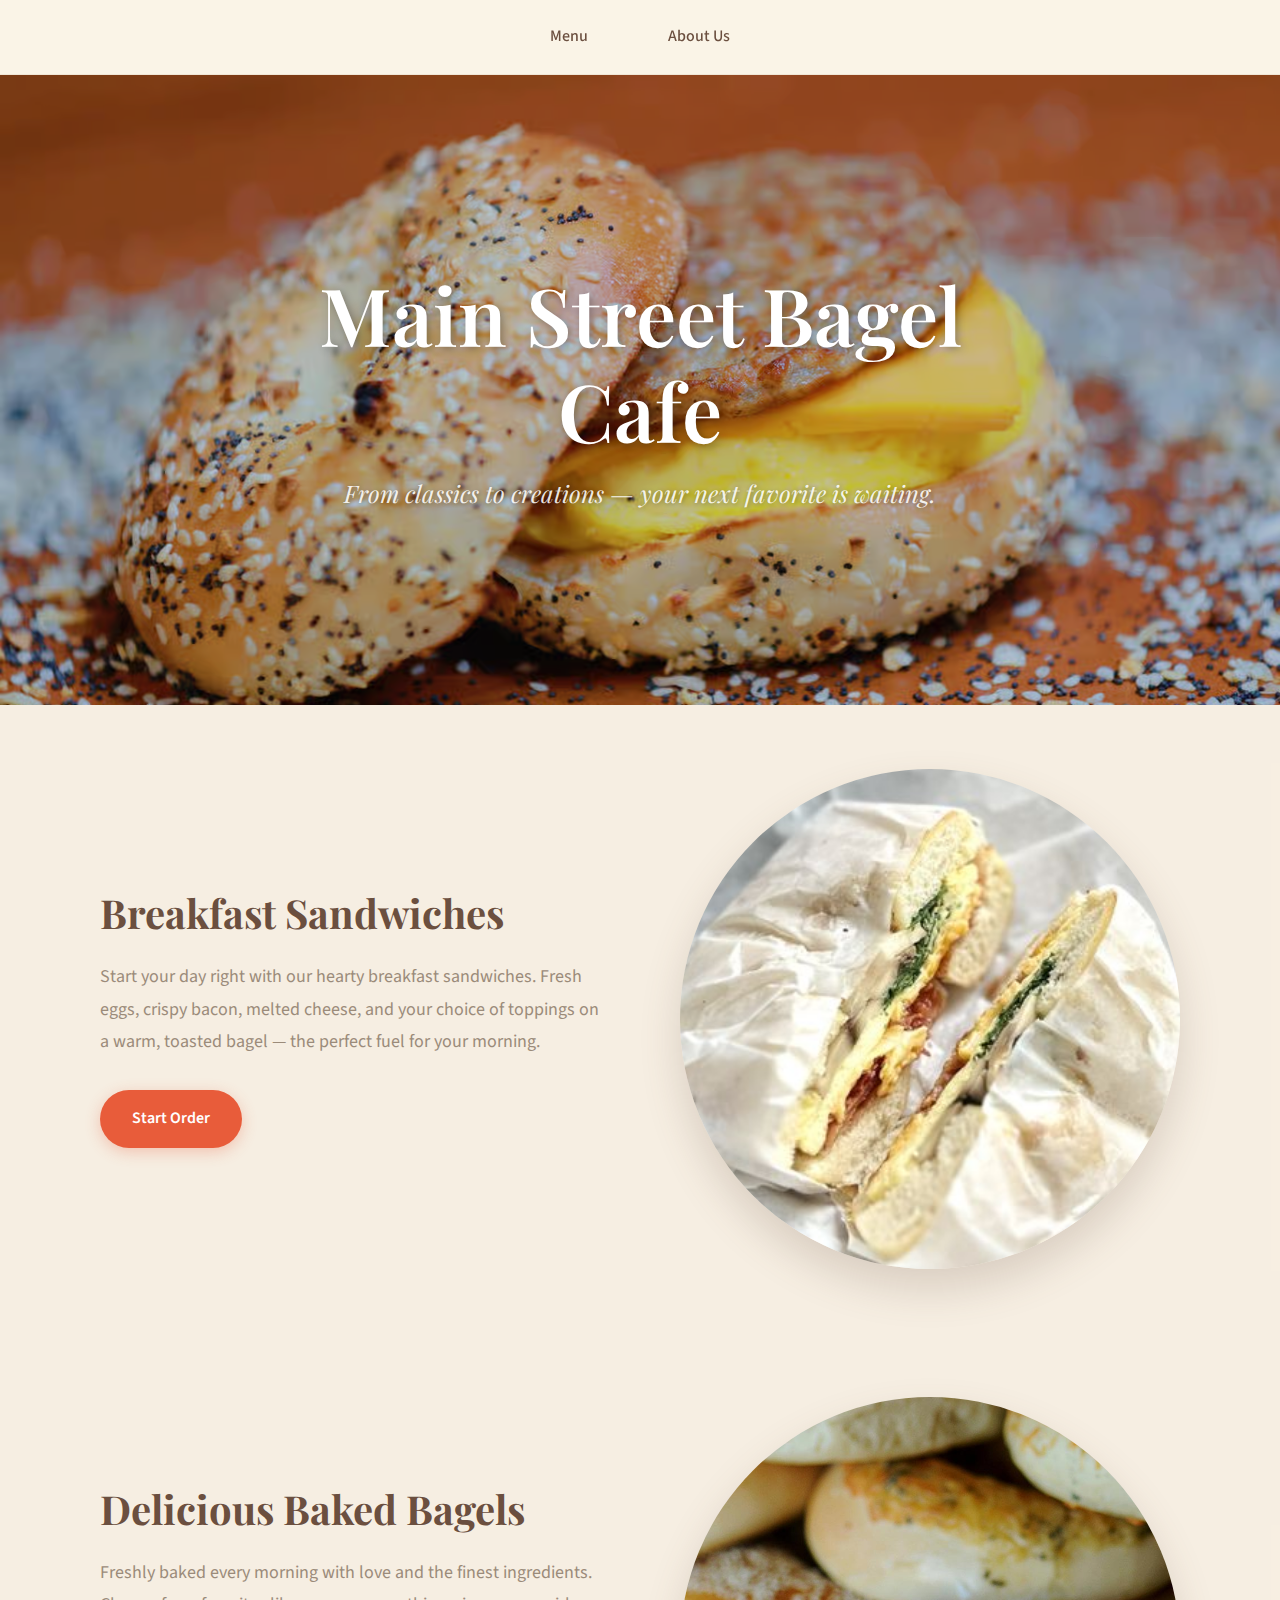
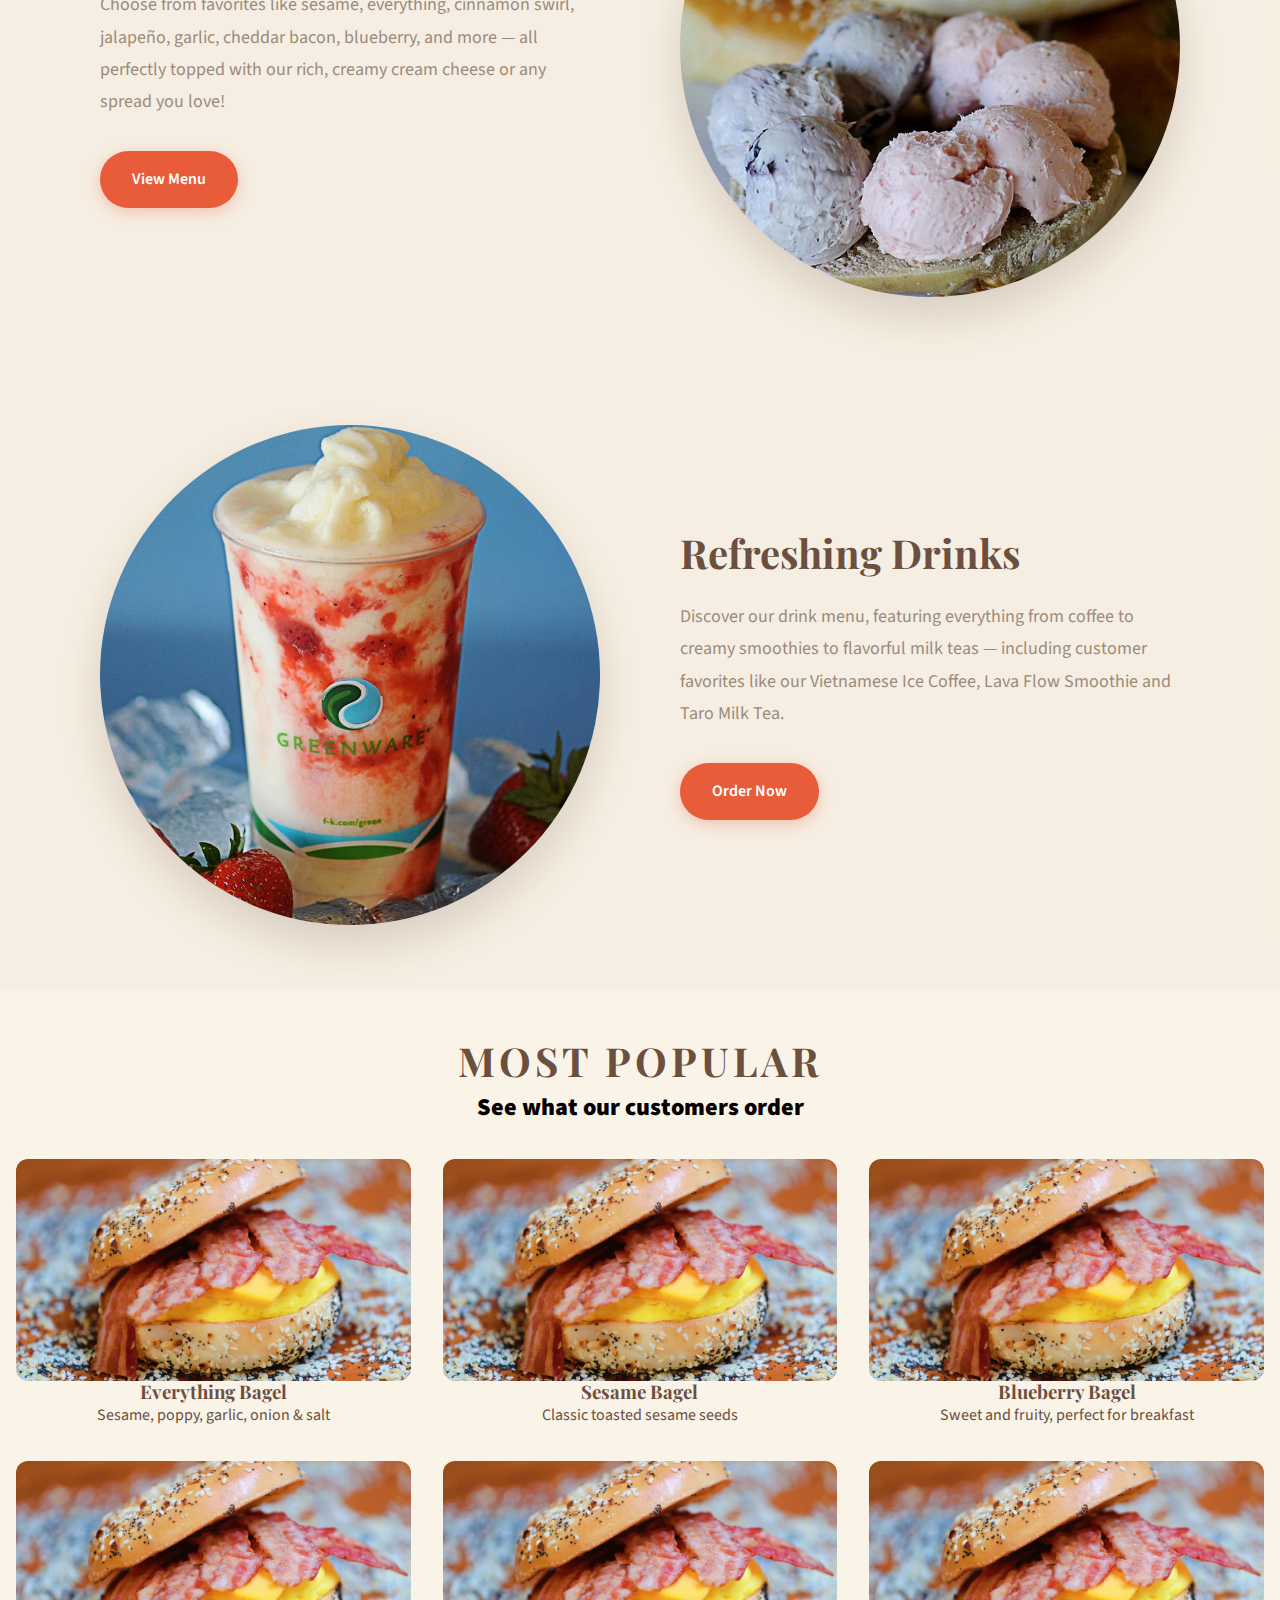
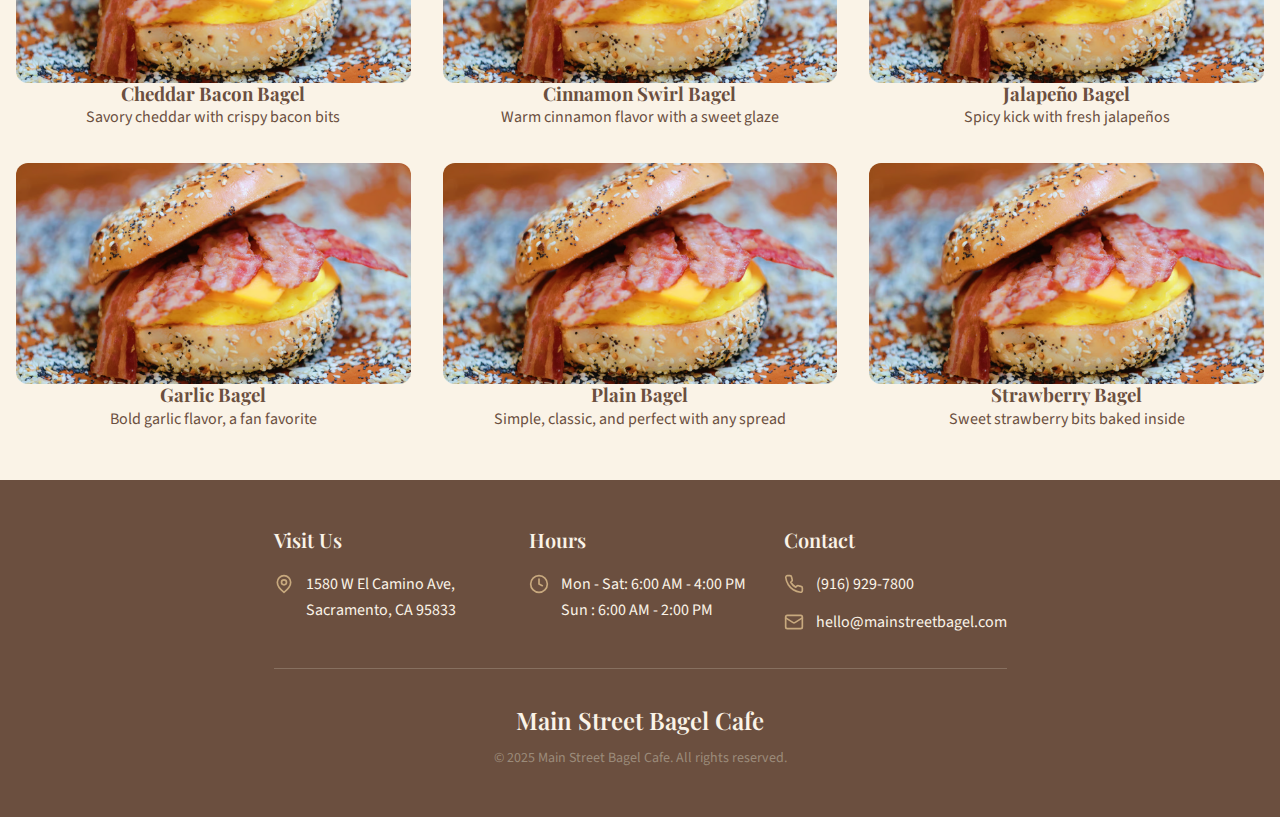
<file: home-page/home-page.html>
<!DOCTYPE html>
<html lang="en">
<head>
  <meta charset="UTF-8">
  <meta name="viewport" content="width=device-width, initial-scale=1.0">
  <title>Main Street Bagel Cafe | Freshly Baked Bagels Daily</title>
  <meta name="description" content="Visit Main Street Bagel Cafe for freshly baked bagels, delicious breakfast sandwiches, and refreshing drinks. From classics to creations — your next favorite is waiting.">
  <link href="https://fonts.googleapis.com/css2?family=Playfair+Display:ital,wght@0,400;0,500;0,600;0,700;1,400;1,500&family=Source+Sans+3:wght@300;400;500;600&display=swap" rel="stylesheet">
  <link rel="stylesheet" href="home-page.css">
</head>
<body>
  <!-- Header -->
  <header class="header">
    <nav class="nav">
      <a href="../menu-page/menu-page.html" class="nav-link">Menu</a>
      <a href="about.html" class="nav-link">About Us</a>
    </nav>
  </header>

  <!-- Hero Section -->
  <section class="hero">
    <div class="hero-image">
        <img src="../images/bagel_header.png" alt="Freshly baked bagel">        </div>
      <div class="hero-overlay"></div>
    </div>
    <div class="hero-content">
      <h1 class="hero-title">Main Street Bagel<br>Cafe</h1>
      <p class="hero-subtitle">From classics to creations — your next favorite is waiting.</p>
    </div>
  </section>

  <!-- Breakfast Sandwich Section -->
  <section class="product-section">
    <div class="container">
      <div class="product-grid">
        <div class="product-image-wrapper">
          <img src="../images/breakfast_bagel.jpg" alt="Assorted freshly baked bagels with cream cheese spread" class="product-image">
        </div>
        <div class="product-content">
          <h2 class="product-title">Breakfast Sandwiches</h2>
          <p class="product-description">
                        Start your day right with our hearty breakfast sandwiches. Fresh eggs, crispy bacon, melted cheese, and your choice of toppings on a warm, toasted bagel — the perfect fuel for your morning.
          </p>
          <a href="menu.html" class="btn btn-cta">Start Order</a>
        </div>
      </div>
    </div>
  </section>

    <!-- Bagels Section -->
  <section class="product-section">
    <div class="container">
      <div class="product-grid">
        <div class="product-image-wrapper">
          <img src="../images/bagel_cream_cheese.jpg" alt="Gourmet breakfast sandwich on a fresh bagel" class="product-image">
        </div>
        <div class="product-content">
          <h2 class="product-title">Delicious Baked Bagels</h2>
          <p class="product-description">
            Freshly baked every morning with love and the finest ingredients. Choose from favorites like sesame, everything, cinnamon swirl, jalapeño, garlic, cheddar bacon, blueberry, and more — all perfectly topped with our rich, creamy cream cheese or any spread you love!
          </p>
          <a href="menu.html" class="btn btn-cta">View Menu</a>
        </div>
      </div>
    </div>
  </section>

  <!-- Drinks Section -->
  <section class="product-section">
    <div class="container">
      <div class="product-grid product-grid-reverse">
        <div class="product-image-wrapper">
          <img src="../images/lava_flow_smoothie.jpg" alt="Colorful strawberry smoothie with whipped cream" class="product-image">
        </div>
        <div class="product-content">
          <h2 class="product-title">Refreshing Drinks</h2>
          <p class="product-description">
            Discover our drink menu, featuring everything from coffee to creamy smoothies to flavorful milk teas — including customer favorites like our Vietnamese Ice Coffee, Lava Flow Smoothie and Taro Milk Tea.
          </p>
          <a href="menu.html" class="btn btn-cta">Order Now</a>
        </div>
      </div>
    </div>
  </section>

  <!-- Popular Section -->
   <section class="popular">
        <div class="container">
            <h2 class="popular-title">MOST POPULAR</h2>
            <p class="popular-subtitle">See what our customers order</p>
            <div class="popular-grid" id="popular-grid"></div>
        </div>
   </section>




  <!-- Footer -->
  <footer class="footer">
    <div class="container">
      <div class="footer-grid">
        <!-- Address -->
        <div class="footer-section">
          <h3 class="footer-title">Visit Us</h3>
          <div class="footer-item">
            <svg class="footer-icon" xmlns="http://www.w3.org/2000/svg" width="20" height="20" viewBox="0 0 24 24" fill="none" stroke="currentColor" stroke-width="2" stroke-linecap="round" stroke-linejoin="round"><path d="M20 10c0 6-8 12-8 12s-8-6-8-12a8 8 0 0 1 16 0Z"/><circle cx="12" cy="10" r="3"/></svg>
            <div>
              <p>1580 W El Camino Ave,</p>
              <p>Sacramento, CA 95833</p>
            </div>
          </div>
        </div>

        <!-- Hours -->
        <div class="footer-section">
          <h3 class="footer-title">Hours</h3>
          <div class="footer-item">
            <svg class="footer-icon" xmlns="http://www.w3.org/2000/svg" width="20" height="20" viewBox="0 0 24 24" fill="none" stroke="currentColor" stroke-width="2" stroke-linecap="round" stroke-linejoin="round"><circle cx="12" cy="12" r="10"/><polyline points="12 6 12 12 16 14"/></svg>
            <div>
              <p>Mon - Sat: 6:00 AM - 4:00 PM</p>
              <p>Sun      : 6:00 AM - 2:00 PM</p>
            </div>
          </div>
        </div>

        <!-- Contact -->
        <div class="footer-section">
          <h3 class="footer-title">Contact</h3>
          <div class="footer-item">
            <svg class="footer-icon" xmlns="http://www.w3.org/2000/svg" width="20" height="20" viewBox="0 0 24 24" fill="none" stroke="currentColor" stroke-width="2" stroke-linecap="round" stroke-linejoin="round"><path d="M22 16.92v3a2 2 0 0 1-2.18 2 19.79 19.79 0 0 1-8.63-3.07 19.5 19.5 0 0 1-6-6 19.79 19.79 0 0 1-3.07-8.67A2 2 0 0 1 4.11 2h3a2 2 0 0 1 2 1.72 12.84 12.84 0 0 0 .7 2.81 2 2 0 0 1-.45 2.11L8.09 9.91a16 16 0 0 0 6 6l1.27-1.27a2 2 0 0 1 2.11-.45 12.84 12.84 0 0 0 2.81.7A2 2 0 0 1 22 16.92z"/></svg>
            <p>(916) 929-7800</p>
          </div>
          <div class="footer-item">
            <svg class="footer-icon" xmlns="http://www.w3.org/2000/svg" width="20" height="20" viewBox="0 0 24 24" fill="none" stroke="currentColor" stroke-width="2" stroke-linecap="round" stroke-linejoin="round"><rect width="20" height="16" x="2" y="4" rx="2"/><path d="m22 7-8.97 5.7a1.94 1.94 0 0 1-2.06 0L2 7"/></svg>
            <p>hello@mainstreetbagel.com</p>
          </div>
        </div>
      </div>

      <div class="footer-bottom">
        <p class="footer-logo">Main Street Bagel Cafe</p>
        <p class="footer-copyright">© 2025 Main Street Bagel Cafe. All rights reserved.</p>
      </div>
    </div>
  </footer>

  <script src="home-page.js"></script>
</body>
</html>
</file>
<file: home-page/home-page.css>
/* ============================================
   MAIN STREET BAGEL CAFE - STYLES
   ============================================ */

/* CSS Variables (Design System) */
:root {
  /* Colors */
  --cream: #FAF3E7;
  --cream-dark: #F0E6D6;
  --brown: #6B4F3F;
  --brown-light: #8B7355;
  --tan: #C8A97E;
  --coral: #E85C3A;
  --coral-hover: #D44A28;
  --white: #FFFFFF;
  --muted: #9B8B7A;

  /* Typography */
  --font-display: 'Playfair Display', Georgia, serif;
  --font-body: 'Source Sans 3', -apple-system, BlinkMacSystemFont, 'Segoe UI', Roboto, sans-serif;

  /* Spacing */
  --section-padding: 4rem;
  --container-max: 1200px;
}

/* Reset & Base */
*, *::before, *::after {
  box-sizing: border-box;
  margin: 0;
  padding: 0;
}

html {
  scroll-behavior: smooth;
}

body {
  font-family: var(--font-body);
  background-color: var(--cream);
  color: var(--brown);
  line-height: 1.6;
}

h1, h2, h3, h4, h5, h6 {
  font-family: var(--font-display);
  line-height: 1.2;
}

img {
  max-width: 100%;
  height: auto;
  display: block;
}

a {
  text-decoration: none;
  color: inherit;
}

/* Container */
.container {
  max-width: none; /* remove any max width */
  width: fit-content; /* container shrinks/grows to fit content */
  margin: 0 auto; /* center horizontally */
}


.container-narrow {
  max-width: 800px;
}

/* ============================================
   HEADER & NAVIGATION
   ============================================ */
.header {
  position: sticky;
  top: 0;
  z-index: 100;
  background-color: rgba(250, 243, 231, 0.95);
  backdrop-filter: blur(8px);
  border-bottom: 1px solid var(--cream-dark);
}

.nav {
  display: flex;
  justify-content: center;
  align-items: center;
  gap: 3rem;
  padding: 1rem 2rem;
}

.nav-link {
  font-family: var(--font-body);
  font-weight: 500;
  font-size: 1rem;
  color: var(--brown);
  padding: 0.5rem 1rem;
  border-radius: 9999px;
  transition: color 0.3s ease;
}

.nav-link:hover,
.nav-link.active {
  color: var(--coral);
}

/* ============================================
   BUTTONS
   ============================================ */
.btn {
  display: inline-flex;
  align-items: center;
  justify-content: center;
  font-family: var(--font-body);
  font-weight: 600;
  border: none;
  cursor: pointer;
  border-radius: 9999px;
  transition: all 0.3s ease;
}

.btn-cta {
  background-color: var(--coral);
  color: var(--white);
  padding: 1rem 2rem;
  font-size: 1rem;
  box-shadow: 0 4px 15px rgba(232, 92, 58, 0.3);
}

.btn-cta:hover {
  background-color: var(--coral-hover);
  box-shadow: 0 6px 20px rgba(232, 92, 58, 0.4);
  transform: scale(1.05);
}

/* ============================================
   HERO SECTION
   ============================================ */
.hero {
  position: relative;
  height: 70vh;
  min-height: 500px;
  overflow: hidden;
}

.about-hero {
  position: relative;
  height: 40vh;
  min-height: 300px;
  overflow: hidden;
}

.hero-image {
  position: absolute;
  inset: 0;
}

.hero-image img {
  width: 100%;
  height: 100%;
  object-fit: cover;
}

.hero-overlay {
  position: absolute;
  inset: 0;
  background: rgba(0, 0, 0, 0.2); /* adjust darkness */

}

.hero-overlay-dark {
  background-color: rgba(107, 79, 63, 0.4);
}

.hero-content {
  position: relative;
  z-index: 10;
  display: flex;
  flex-direction: column;
  align-items: center;
  justify-content: center;
  height: 100%;
  text-align: center;
  padding: 1rem;
}

.hero-title {
  font-size: clamp(2.5rem, 8vw, 5rem);
  font-weight: 600;
  color: var(--white);
  margin-bottom: 1rem;
  text-shadow: 2px 2px 8px rgba(0, 0, 0, 0.3);
  animation: fadeIn 0.8s ease-out;
}

.hero-subtitle {
  font-family: var(--font-display);
  font-style: italic;
  font-size: clamp(1.1rem, 3vw, 1.5rem);
  color: rgba(255, 255, 255, 0.9);
  text-shadow: 1px 1px 4px rgba(0, 0, 0, 0.3);
  animation: fadeIn 0.8s ease-out 0.3s both;
}

/* ============================================
   PRODUCT SECTIONS
   ============================================ */
.product-section {
  padding: var(--section-padding) 1rem;
  background-color: rgba(240, 230, 214, 0.3);
}

.product-grid {
  display: flex;
  flex-direction: column;
  align-items: center;
  gap: 3rem;
}

@media (min-width: 1024px) {
  .product-grid {
    flex-direction: row-reverse;
    gap: 5rem;
  }

  .product-grid-reverse {
    flex-direction: row;
  }
}

.product-image-wrapper {
  flex: 1;
  display: flex;
  justify-content: center;
}

.product-image {
  width: 330px;
  height: 320px;
  border-radius: 50%;
  object-fit: cover;
  box-shadow: 0 20px 40px rgba(107, 79, 63, 0.2);
}

@media (min-width: 768px) {
  .product-image {
    width: 400px;
    height: 400px;
  }
}

@media (min-width: 1024px) {
  .product-image {
    width: 500px;
    height: 500px;
  }
}

.product-content {
  flex: 1;
  text-align: center;
}

@media (min-width: 1024px) {
  .product-content {
    text-align: left;
  }
}

.product-title {
  font-size: clamp(1.75rem, 4vw, 2.5rem);
  font-weight: 700;
  color: var(--brown);
  margin-bottom: 1.5rem;
}

.product-description {
  font-size: 1.125rem;
  color: var(--muted);
  line-height: 1.8;
  margin-bottom: 2rem;
  max-width: 500px;
  margin-left: auto;
  margin-right: auto;
}

@media (min-width: 1024px) {
  .product-description {
    margin-left: 0;
    margin-right: 0;
  }
}

/* ============================================
    Most Popular Section
   ============================================ */
.popular {
  padding: 3rem 1rem;
  text-align: center;
  font-family: 'Source Sans 3', sans-serif;
}

.popular-title {
  color: #6B4F3F;
  font-weight: bold;
  letter-spacing: 4px;
  font-size: 2.5rem;
  margin-bottom: 0.25rem;
}

.popular-subtitle {
  color: #050000;
  margin-bottom: 2rem;
  font-weight: 1000;
  font-size: 1.5rem;
}

.popular-grid {
  display: grid;
  grid-template-columns: repeat(3, 1fr);
  gap: 2rem;
  justify-content: center;
}

.popular-item {
  width: 100%;       /* fills the grid column */
  max-width: 400px;  /* optional max width */

  text-align: center;
  margin: 0 auto;    /* center within the grid column */
}

.popular-item img {
  width: 100%;        /* fill the width of the container */
  height: auto;       /* keep original aspect ratio */
  border-radius: 12px;
  object-fit: cover;  /* crop if needed, avoid distortion */
  display: block;     /* removes small bottom gaps */
}


.popular-text h3 {
  font-weight: 600;
  font-size: 1.1rem;
  margin-bottom: 0.3rem;
}



@media (max-width: 900px) {
  .popular-grid {
    grid-template-columns: repeat(2, 1fr);
  }
}

@media (max-width: 500px) {
  .popular-grid {
    grid-template-columns: 1fr;
  }
  .popular-item {
    width: 100%;
    max-width: 300px;
    margin: 0 auto;
  }
}


/* ============================================
   MENU PAGE
   ============================================ */
.menu-page {
  padding: var(--section-padding) 1rem;
}

.page-title {
  font-size: clamp(2rem, 5vw, 3rem);
  font-weight: 700;
  text-align: center;
  margin-bottom: 0.5rem;
  animation: fadeIn 0.8s ease-out;
}

.page-subtitle {
  font-size: 1.125rem;
  color: var(--muted);
  text-align: center;
  margin-bottom: 3rem;
  animation: fadeIn 0.8s ease-out 0.3s both;
}

.menu-category {
  margin-bottom: 3rem;
}

.category-title {
  font-size: 1.5rem;
  font-weight: 600;
  color: var(--brown);
  padding-bottom: 0.75rem;
  border-bottom: 2px solid var(--tan);
  margin-bottom: 1.5rem;
}

.menu-grid {
  display: grid;
  grid-template-columns: 1fr;
  gap: 1rem;
}

@media (min-width: 640px) {
  .menu-grid {
    grid-template-columns: repeat(2, 1fr);
  }
}

@media (min-width: 1024px) {
  .menu-grid {
    grid-template-columns: repeat(3, 1fr);
  }
}

.menu-item {
  display: flex;
  justify-content: space-between;
  align-items: center;
  padding: 1rem;
  background-color: var(--white);
  border-radius: 0.5rem;
  transition: background-color 0.2s ease;
}

.menu-item:hover {
  background-color: var(--cream-dark);
}

.item-name {
  font-weight: 500;
  color: var(--brown);
}

.item-price {
  font-weight: 600;
  color: var(--coral);
}

/* ============================================
   ABOUT PAGE
   ============================================ */
.story-section {
  padding: var(--section-padding) 1rem;
  text-align: center;
}

.section-title {
  font-size: clamp(1.75rem, 4vw, 2.5rem);
  font-weight: 600;
  color: var(--brown);
  margin-bottom: 2rem;
}

.story-content {
  display: flex;
  flex-direction: column;
  gap: 1.5rem;
}

.story-content p {
  font-size: 1.125rem;
  color: var(--muted);
  line-height: 1.8;
}

.values-section {
  padding: var(--section-padding) 1rem;
  background-color: rgba(240, 230, 214, 0.3);
}

.values-grid {
  display: grid;
  grid-template-columns: 1fr;
  gap: 2rem;
}

@media (min-width: 768px) {
  .values-grid {
    grid-template-columns: repeat(3, 1fr);
  }
}

.value-card {
  text-align: center;
  padding: 2rem;
  background-color: var(--white);
  border-radius: 1rem;
  box-shadow: 0 2px 8px rgba(107, 79, 63, 0.08);
}

.value-title {
  font-size: 1.25rem;
  font-weight: 600;
  color: var(--brown);
  margin-bottom: 1rem;
}

.value-description {
  color: var(--muted);
  line-height: 1.7;
}

/* ============================================
   FOOTER
   ============================================ */
.footer {
  background-color: var(--brown);
  color: var(--cream);
  padding: 3rem 1rem;
}

.footer-grid {
  display: grid;
  grid-template-columns: 1fr;
  gap: 2rem;
}

@media (min-width: 768px) {
  .footer-grid {
    grid-template-columns: repeat(3, 1fr);
  }
}

.footer-section {
  display: flex;
  flex-direction: column;
  gap: 0.75rem;
}

.footer-title {
  font-family: var(--font-display);
  font-size: 1.25rem;
  font-weight: 600;
  margin-bottom: 0.5rem;
}

.footer-item {
  display: flex;
  align-items: flex-start;
  gap: 0.75rem;
}

.footer-icon {
  flex-shrink: 0;
  margin-top: 0.125rem;
  color: var(--tan);
}

.footer-bottom {
  border-top: 1px solid rgba(250, 243, 231, 0.2);
  margin-top: 2rem;
  padding-top: 2rem;
  text-align: center;
}

.footer-logo {
  font-family: var(--font-display);
  font-size: 1.5rem;
  font-weight: 600;
  margin-bottom: 0.5rem;
}

.footer-copyright {
  font-size: 0.875rem;
  color: var(--muted);
}

/* ============================================
   ANIMATIONS
   ============================================ */
@keyframes fadeIn {
  from {
    opacity: 0;
    transform: translateY(10px);
  }
  to {
    opacity: 1;
    transform: translateY(0);
  }
}

@keyframes fadeInUp {
  from {
    opacity: 0;
    transform: translateY(30px);
  }
  to {
    opacity: 1;
    transform: translateY(0);
  }
}

/* Utility Classes */
.animate-fade-in {
  animation: fadeIn 0.8s ease-out;
}

.animate-fade-in-up {
  animation: fadeInUp 0.8s ease-out;
}
</file>
